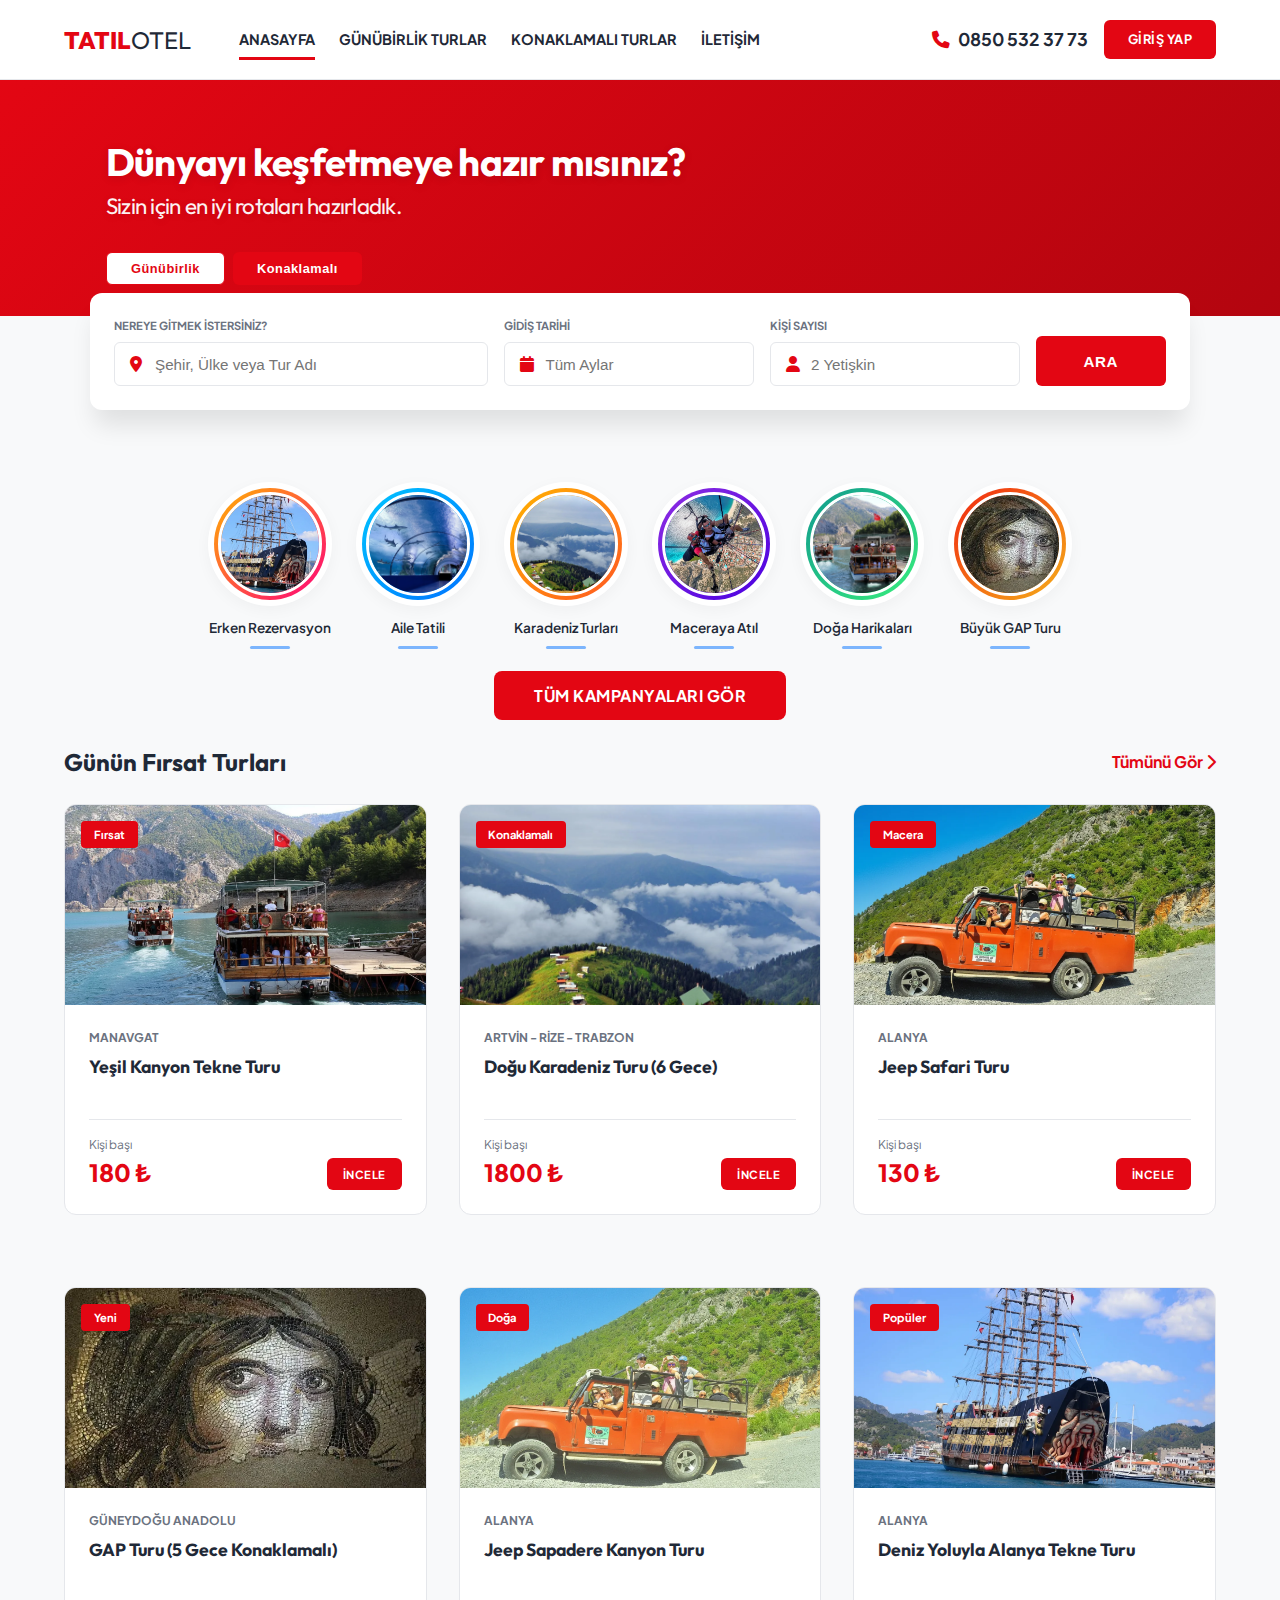
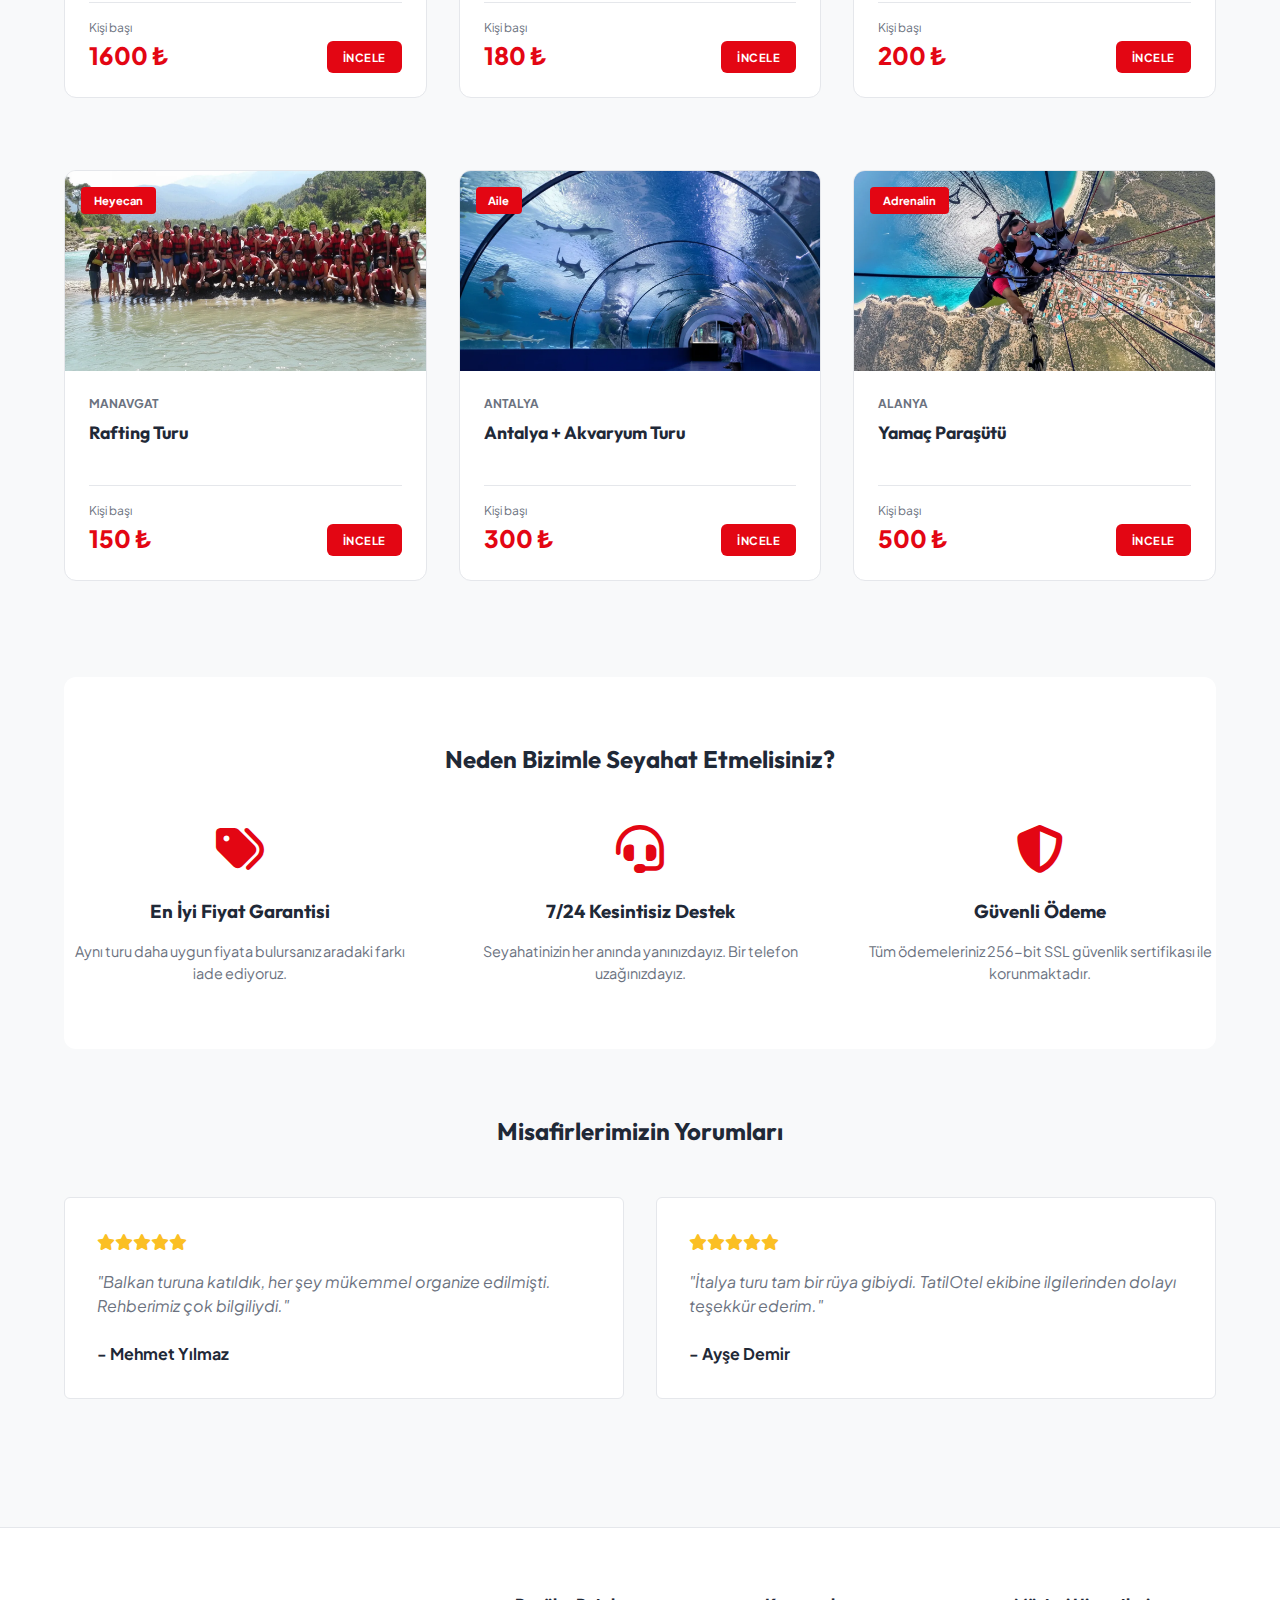
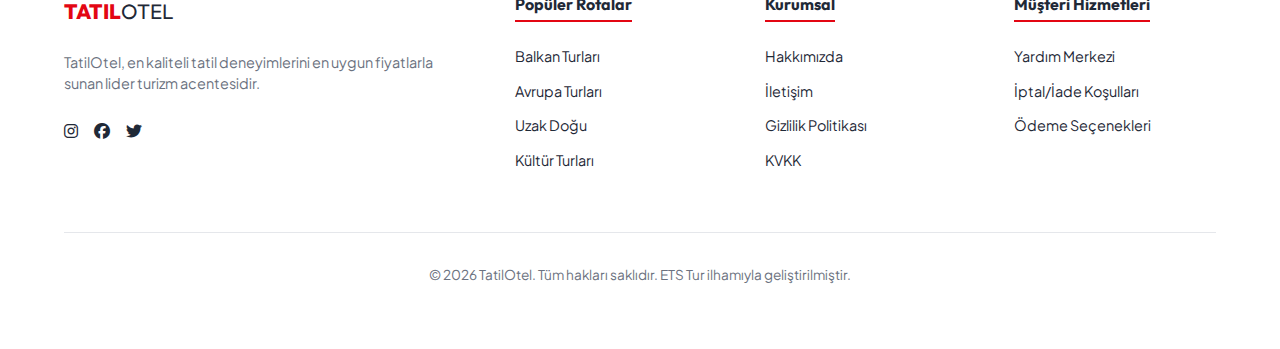
<file: index.html>
<!DOCTYPE html>
<html lang="tr">

<head>
    <meta charset="UTF-8">
    <meta name="viewport" content="width=device-width, initial-scale=1.0">
    <meta name="description" content="TatilOtel - En uygun tatil fırsatları ve turlar. Güvenle planlayın.">
    <title>TatilOtel | Tatilin Tek Adresi</title>

    <!-- Google Fonts -->
    <link rel="preconnect" href="https://fonts.googleapis.com">
    <link rel="preconnect" href="https://fonts.gstatic.com" crossorigin>

    <!-- Font Awesome -->
    <link rel="stylesheet" href="https://cdnjs.cloudflare.com/ajax/libs/font-awesome/6.4.0/css/all.min.css">



    <!-- Modern Styles -->
    <link rel="stylesheet" href="modern-core.css">
    <link rel="stylesheet" href="modern-components.css">
</head>

<body>

    <!-- Header -->
    <header class="header-main">
        <div class="container" style="display: flex; align-items: center; width: 100%;">
            <a href="index.html" class="logo-wrap" style="text-decoration: none; color: inherit;">
                <span style="font-size: 1.5rem; font-weight: 800; color: var(--clr-primary);">TATIL</span><span
                    style="font-size: 1.5rem; font-weight: 400;">OTEL</span>
            </a>

            <nav class="nav-desktop">
                <a href="index.html" class="nav-link active">Anasayfa</a>
                <a href="tours.html?type=daily" class="nav-link">Günübirlik Turlar</a>
                <a href="tours.html?type=accommodation" class="nav-link">Konaklamalı Turlar</a>
                <a href="contact.html" class="nav-link">İletişim</a>
            </nav>

            <div class="header-right">
                <a href="tel:08505323773" class="phone-link">
                    <i class="fa-solid fa-phone"></i> 0850 532 37 73
                </a>
                <a href="login.html" class="btn-red" style="padding: 0.6rem 1.5rem; font-size: 0.8rem;">Giriş Yap</a>
                <button class="mobile-nav-toggle" id="menuOpen"><i class="fa-solid fa-bars"></i></button>
            </div>
        </div>
    </header>

    <!-- Side Menu -->
    <div class="side-menu-overlay" id="menuOverlay"></div>
    <div class="side-menu" id="sideMenu">
        <div style="display: flex; justify-content: space-between; align-items: center; margin-bottom: 1rem;">
            <a href="index.html" class="logo-wrap" style="text-decoration: none; color: inherit;">
                <span style="font-size: 1.2rem; font-weight: 800; color: var(--clr-primary);">TATIL</span><span
                    style="font-size: 1.2rem; font-weight: 400;">OTEL</span>
            </a>
            <button id="menuClose" style="background: none; border: none; font-size: 1.5rem;"><i
                    class="fa-solid fa-xmark"></i></button>
        </div>
        <a href="index.html" class="side-nav-link active">Anasayfa</a>
        <a href="tours.html?type=daily" class="side-nav-link">Günübirlik Turlar</a>
        <a href="tours.html?type=accommodation" class="side-nav-link">Konaklamalı Turlar</a>
        <a href="contact.html" class="side-nav-link">İletişim</a>
        <a href="tel:08505323773" class="side-nav-link" style="margin-top: auto; border: none;"><i
                class="fa-solid fa-phone"></i> 0850 532 37 73</a>
    </div>

    <!-- Hero Section -->
    <section class="hero-clean">
        <div class="container" style="padding-top: 2rem; position: relative;">
            <div
                style="max-width: 1100px; margin: 0 auto; text-align: left; padding: 0 1rem; position: relative; z-index: 10;">
                <h1 style="position: absolute; width:1px; height:1px; overflow:hidden; clip:rect(0,0,0,0);">Hayalindeki
                    Tatili Hemen Planla!</h1>
                <h2
                    style="margin: 0 0 1.5rem 0; font-family: 'Outfit', sans-serif; font-size: clamp(1.8rem, 4vw, 2.4rem); font-weight: 700; color: white; letter-spacing: -0.02em; line-height: 1.2; text-shadow: 0 2px 10px rgba(0,0,0,0.1);">
                    Dünyayı keşfetmeye hazır mısınız?<br>
                    <span
                        style="font-weight: 400; font-size: clamp(1.1rem, 2vw, 1.4rem); opacity: 0.95; display: block; margin-top: 0.5rem;">Sizin
                        için en iyi rotaları hazırladık.</span>
                </h2>
            </div>
        </div>
    </section>

    <!-- Search Widget -->
    <div class="search-widget-wrap">
        <div style="display: flex; gap: 0.5rem; margin-bottom: 0.5rem; padding-left: 1rem;">
            <button class="btn-red" onclick="window.location.href='tours.html?type=daily'"
                style="padding: 0.5rem 1.5rem; height: auto; text-transform: none; font-size: 0.8rem; background: white; color: var(--clr-primary); border: 1px solid var(--clr-primary);">Günübirlik</button>
            <button class="btn-red" onclick="window.location.href='tours.html?type=accommodation'"
                style="padding: 0.5rem 1.5rem; height: auto; text-transform: none; font-size: 0.8rem;">Konaklamalı</button>
        </div>
        <div class="search-box-modern">
            <div class="search-field">
                <label>Nereye Gitmek İstersiniz?</label>
                <div class="input-group">
                    <i class="fa-solid fa-location-dot"></i>
                    <input type="text" id="mainSearchInput" placeholder="Şehir, Ülke veya Tur Adı">
                </div>
            </div>
            <div class="search-field">
                <label>Gidiş Tarihi</label>
                <div class="input-group">
                    <i class="fa-solid fa-calendar"></i>
                    <input type="text" placeholder="Tüm Aylar">
                </div>
            </div>
            <div class="search-field">
                <label>Kişi Sayısı</label>
                <div class="input-group">
                    <i class="fa-solid fa-user"></i>
                    <input type="text" placeholder="2 Yetişkin">
                </div>
            </div>
            <button class="btn-red" onclick="triggerSearch()" style="height: 50px; padding: 0 3rem;">ARA</button>
        </div>
    </div>

    <!-- Main Content -->
    <main class="container" style="padding-top: 1rem;">

        <!-- Kampanyalar Section -->
        <section class="campaigns-section" style="margin-bottom: 1rem;">
            <div class="campaigns-scroll">

                <!-- Campaign 1 -->
                <div class="campaign-wrapper">
                    <div class="campaign-item">
                        <div class="campaign-img-wrap">
                            <img src="assets/images/tours/alanya-tekne-turu/Alanya Tekne Turu 4_restored_3.webp"
                                alt="Erken Rezervasyon">
                        </div>
                        <div class="campaign-content">
                            <h4 class="campaign-title">Erken Rezervasyon Fırsatı!</h4>
                            <p class="campaign-desc">Yaz tatilinizi şimdiden planlayın, %50'ye varan dev indirimleri
                                yakalayın.</p>
                            <a href="tours.html" class="campaign-link">Turları İncele <i
                                    class="fa-solid fa-arrow-right"></i></a>
                        </div>
                    </div>
                    <div class="campaign-label">Erken Rezervasyon</div>
                </div>

                <!-- Campaign 2 -->
                <div class="campaign-wrapper">
                    <div class="campaign-item">
                        <div class="campaign-img-wrap" style="background: linear-gradient(135deg, #00C6FF, #0072FF);">
                            <img src="assets/images/tours/antalya-akvaryum/Antalya-Akvaryum-1.webp"
                                alt="Aile Boyu Eğlence">
                        </div>
                        <div class="campaign-content">
                            <h4 class="campaign-title">Aile Paketi Fırsatları</h4>
                            <p class="campaign-desc">Antalya Akvaryum ve çocuk dostu turlarda kaçırılmayacak fiyatlar.
                            </p>
                            <a href="tours.html?type=daily" class="campaign-link">Devamını Gör <i
                                    class="fa-solid fa-arrow-right"></i></a>
                        </div>
                    </div>
                    <div class="campaign-label">Aile Tatili</div>
                </div>

                <!-- Campaign 3 -->
                <div class="campaign-wrapper">
                    <div class="campaign-item">
                        <div class="campaign-img-wrap" style="background: linear-gradient(135deg, #FFB300, #FF5722);">
                            <img src="assets/images/tours/dogu-karadeniz-turu/dogu karadeniz.webp"
                                alt="Karadeniz Rüyası">
                        </div>
                        <div class="campaign-content">
                            <h4 class="campaign-title">Karadeniz Rüyası</h4>
                            <p class="campaign-desc">Yaylaların eşsiz doğasında huzur dolu 6 gece konaklamalı turlar.
                            </p>
                            <a href="tours.html?type=accommodation" class="campaign-link">Keşfet <i
                                    class="fa-solid fa-arrow-right"></i></a>
                        </div>
                    </div>
                    <div class="campaign-label">Karadeniz Turları</div>
                </div>

                <!-- Campaign 4 -->
                <div class="campaign-wrapper">
                    <div class="campaign-item">
                        <div class="campaign-img-wrap" style="background: linear-gradient(135deg, #8E2DE2, #4A00E0);">
                            <img src="assets/images/tours/yamac-parasutu/Alanya Yamac Parasutu 1_restored_2.webp"
                                alt="Adrenalin Dolu Anlar">
                        </div>
                        <div class="campaign-content">
                            <h4 class="campaign-title">Adrenalin Tutkunlarına</h4>
                            <p class="campaign-desc">Yamaç paraşütü, rafting ve safari ile tatilinize unutulmaz anlar
                                katın.</p>
                            <a href="tours.html" class="campaign-link">Aktiviteleri Gör <i
                                    class="fa-solid fa-arrow-right"></i></a>
                        </div>
                    </div>
                    <div class="campaign-label">Maceraya Atıl</div>
                </div>

                <!-- Campaign 5 -->
                <div class="campaign-wrapper">
                    <div class="campaign-item">
                        <div class="campaign-img-wrap" style="background: linear-gradient(135deg, #11998e, #38ef7d);">
                            <img src="assets/images/tours/green-kanyon/Green Kanyon Manavgat 4_restored_4.webp"
                                alt="Doğa İle İç İçe">
                        </div>
                        <div class="campaign-content">
                            <h4 class="campaign-title">Doğayla İç İçe</h4>
                            <p class="campaign-desc">Yeşil vadi ve kanyon turlarında doğanın gizli kalmış cennetlerini
                                bulun.</p>
                            <a href="tours.html?type=daily" class="campaign-link">Keşfe Başla <i
                                    class="fa-solid fa-arrow-right"></i></a>
                        </div>
                    </div>
                    <div class="campaign-label">Doğa Harikaları</div>
                </div>

                <!-- Campaign 6 -->
                <div class="campaign-wrapper">
                    <div class="campaign-item">
                        <div class="campaign-img-wrap" style="background: linear-gradient(135deg, #f12711, #f5af19);">
                            <img src="assets/images/tours/gap-turu/gap-1.webp" alt="GAP Turu Fırsatı">
                        </div>
                        <div class="campaign-content">
                            <h4 class="campaign-title">GAP Turu Fırsatı</h4>
                            <p class="campaign-desc">Mezopotamya'nın kalbine yapılacak büyülü bir kültür yolculuğu.</p>
                            <a href="tours.html?type=accommodation" class="campaign-link">Tarihi Yaşa <i
                                    class="fa-solid fa-arrow-right"></i></a>
                        </div>
                    </div>
                    <div class="campaign-label">Büyük GAP Turu</div>
                </div>

            </div>

            <div style="text-align: center; margin-top: 1rem; padding-bottom: 0.5rem;">
                <a href="tours.html" class="btn-red"
                    style="padding: 0.8rem 2.5rem; border-radius: 8px; font-weight: 700; font-size: 1rem;">Tüm
                    Kampanyaları Gör</a>
            </div>
        </section>

        <div style="display: flex; justify-content: space-between; align-items: center; margin-bottom: 1rem;">
            <h2 class="font-heading">Günün Fırsat Turları</h2>
            <a href="tours.html" style="color: var(--clr-primary); font-weight: 700;">Tümünü Gör <i
                    class="fa-solid fa-chevron-right"></i></a>
        </div>

        <div class="card-grid">
            <!-- Tour Card 1: Yeşil Kanyon -->
            <div class="tour-card">
                <div class="card-img-wrap">
                    <img src="assets/images/tours/green-kanyon/Green Kanyon Manavgat 4_restored_4.webp"
                        alt="Yeşil Kanyon" style="width: 100%; height: 100%; object-fit: cover;">
                    <span class="card-badge-top">Fırsat</span>
                </div>
                <div class="card-body">
                    <span class="card-location">Manavgat</span>
                    <h3 class="card-title">Yeşil Kanyon Tekne Turu</h3>
                    <div class="card-price-wrap">
                        <div class="price-box">
                            <span class="price-sub">Kişi başı</span>
                            <span class="price-main">180 ₺</span>
                        </div>
                        <a href="tour-detail.html?id=green-kanyon" class="btn-red"
                            style="padding: 0.5rem 1rem; font-size: 0.7rem;">İNCELE</a>
                    </div>
                </div>
            </div>

            <!-- Tour Card 2: Doğu Karadeniz -->
            <div class="tour-card">
                <div class="card-img-wrap">
                    <img src="assets/images/tours/dogu-karadeniz-turu/dogu karadeniz.webp" alt="Doğu Karadeniz"
                        style="width: 100%; height: 100%; object-fit: cover;">
                    <span class="card-badge-top">Konaklamalı</span>
                </div>
                <div class="card-body">
                    <span class="card-location">Artvin - Rize - Trabzon</span>
                    <h3 class="card-title">Doğu Karadeniz Turu (6 Gece)</h3>
                    <div class="card-price-wrap">
                        <div class="price-box">
                            <span class="price-sub">Kişi başı</span>
                            <span class="price-main">1800 ₺</span>
                        </div>
                        <a href="tour-detail.html?id=dogu-karadeniz-turu" class="btn-red"
                            style="padding: 0.5rem 1rem; font-size: 0.7rem;">İNCELE</a>
                    </div>
                </div>
            </div>

            <!-- Tour Card 3: Jeep Safari -->
            <div class="tour-card">
                <div class="card-img-wrap">
                    <img src="assets/images/tours/jeep-safari/Alanya Jeep Safari 3_restored_3.webp" alt="Jeep Safari"
                        style="width: 100%; height: 100%; object-fit: cover;">
                    <span class="card-badge-top">Macera</span>
                </div>
                <div class="card-body">
                    <span class="card-location">Alanya</span>
                    <h3 class="card-title">Jeep Safari Turu</h3>
                    <div class="card-price-wrap">
                        <div class="price-box">
                            <span class="price-sub">Kişi başı</span>
                            <span class="price-main">130 ₺</span>
                        </div>
                        <a href="tour-detail.html?id=jeep-safari" class="btn-red"
                            style="padding: 0.5rem 1rem; font-size: 0.7rem;">İNCELE</a>
                    </div>
                </div>
            </div>

            <!-- Tour Card 4: GAP Turu -->
            <div class="tour-card">
                <div class="card-img-wrap">
                    <img src="assets/images/tours/gap-turu/gap-1.webp" alt="GAP Turu"
                        style="width: 100%; height: 100%; object-fit: cover;">
                    <span class="card-badge-top">Yeni</span>
                </div>
                <div class="card-body">
                    <span class="card-location">Güneydoğu Anadolu</span>
                    <h3 class="card-title">GAP Turu (5 Gece Konaklamalı)</h3>
                    <div class="card-price-wrap">
                        <div class="price-box">
                            <span class="price-sub">Kişi başı</span>
                            <span class="price-main">1600 ₺</span>
                        </div>
                        <a href="tour-detail.html?id=gap-turu" class="btn-red"
                            style="padding: 0.5rem 1rem; font-size: 0.7rem;">İNCELE</a>
                    </div>
                </div>
            </div>

            <!-- Tour Card 5: Sapadere Kanyonu -->
            <div class="tour-card">
                <div class="card-img-wrap">
                    <img src="assets/images/tours/sapadere-kanyonu/Alanya Sapadere Jeep Safari 1_restored_2.webp"
                        alt="Sapadere" style="width: 100%; height: 100%; object-fit: cover;">
                    <span class="card-badge-top">Doğa</span>
                </div>
                <div class="card-body">
                    <span class="card-location">Alanya</span>
                    <h3 class="card-title">Jeep Sapadere Kanyon Turu</h3>
                    <div class="card-price-wrap">
                        <div class="price-box">
                            <span class="price-sub">Kişi başı</span>
                            <span class="price-main">180 ₺</span>
                        </div>
                        <a href="tour-detail.html?id=sapadere-kanyonu" class="btn-red"
                            style="padding: 0.5rem 1rem; font-size: 0.7rem;">İNCELE</a>
                    </div>
                </div>
            </div>

            <!-- Tour Card 6: Deniz Yoluyla Alanya -->
            <div class="tour-card">
                <div class="card-img-wrap">
                    <img src="assets/images/tours/alanya-tekne-turu/Alanya Tekne Turu 4_restored_3.webp"
                        alt="Alanya Tekne" style="width: 100%; height: 100%; object-fit: cover;">
                    <span class="card-badge-top">Popüler</span>
                </div>
                <div class="card-body">
                    <span class="card-location">Alanya</span>
                    <h3 class="card-title">Deniz Yoluyla Alanya Tekne Turu</h3>
                    <div class="card-price-wrap">
                        <div class="price-box">
                            <span class="price-sub">Kişi başı</span>
                            <span class="price-main">200 ₺</span>
                        </div>
                        <a href="tour-detail.html?id=deniz-yoluyla-alanya" class="btn-red"
                            style="padding: 0.5rem 1rem; font-size: 0.7rem;">İNCELE</a>
                    </div>
                </div>
            </div>

            <!-- Tour Card 7: Rafting Turu -->
            <div class="tour-card">
                <div class="card-img-wrap">
                    <img src="assets/images/tours/rafting-turu/Rafting-1_restored_2.webp" alt="Rafting Turu"
                        style="width: 100%; height: 100%; object-fit: cover;">
                    <span class="card-badge-top">Heyecan</span>
                </div>
                <div class="card-body">
                    <span class="card-location">Manavgat</span>
                    <h3 class="card-title">Rafting Turu</h3>
                    <div class="card-price-wrap">
                        <div class="price-box">
                            <span class="price-sub">Kişi başı</span>
                            <span class="price-main">150 ₺</span>
                        </div>
                        <a href="tour-detail.html?id=rafting-turu" class="btn-red"
                            style="padding: 0.5rem 1rem; font-size: 0.7rem;">İNCELE</a>
                    </div>
                </div>
            </div>

            <!-- Tour Card 8: Antalya Akvaryum -->
            <div class="tour-card">
                <div class="card-img-wrap">
                    <img src="assets/images/tours/antalya-akvaryum/Antalya-Akvaryum-1.webp" alt="Antalya Akvaryum"
                        style="width: 100%; height: 100%; object-fit: cover;">
                    <span class="card-badge-top">Aile</span>
                </div>
                <div class="card-body">
                    <span class="card-location">Antalya</span>
                    <h3 class="card-title">Antalya + Akvaryum Turu</h3>
                    <div class="card-price-wrap">
                        <div class="price-box">
                            <span class="price-sub">Kişi başı</span>
                            <span class="price-main">300 ₺</span>
                        </div>
                        <a href="tour-detail.html?id=antalya-akvaryum" class="btn-red"
                            style="padding: 0.5rem 1rem; font-size: 0.7rem;">İNCELE</a>
                    </div>
                </div>
            </div>

            <!-- Tour Card 9: Yamaç Paraşütü -->
            <div class="tour-card">
                <div class="card-img-wrap">
                    <img src="assets/images/tours/yamac-parasutu/Alanya Yamac Parasutu 1_restored_2.webp"
                        alt="Yamaç Paraşütü" style="width: 100%; height: 100%; object-fit: cover;">
                    <span class="card-badge-top">Adrenalin</span>
                </div>
                <div class="card-body">
                    <span class="card-location">Alanya</span>
                    <h3 class="card-title">Yamaç Paraşütü</h3>
                    <div class="card-price-wrap">
                        <div class="price-box">
                            <span class="price-sub">Kişi başı</span>
                            <span class="price-main">500 ₺</span>
                        </div>
                        <a href="tour-detail.html?id=yamac-parasutu" class="btn-red"
                            style="padding: 0.5rem 1rem; font-size: 0.7rem;">İNCELE</a>
                    </div>
                </div>
            </div>
        </div>

        <!-- Trust Section -->
        <section
            style="padding: 4rem 0; background: white; margin-top: 4rem; border-radius: var(--radius-md); text-align: center;">
            <h2 class="font-heading" style="margin-bottom: 3rem;">Neden Bizimle Seyahat Etmelisiniz?</h2>
            <div style="display: grid; grid-template-columns: repeat(auto-fit, minmax(250px, 1fr)); gap: 3rem;">
                <div class="trust-item">
                    <i class="fa-solid fa-tags"
                        style="font-size: 3rem; color: var(--clr-primary); margin-bottom: 1.5rem;"></i>
                    <h3 style="margin-bottom: 1rem;">En İyi Fiyat Garantisi</h3>
                    <p style="font-size: 0.9rem; color: var(--clr-text-muted);">Aynı turu daha uygun fiyata
                        bulursanız
                        aradaki farkı iade ediyoruz.</p>
                </div>
                <div class="trust-item">
                    <i class="fa-solid fa-headset"
                        style="font-size: 3rem; color: var(--clr-primary); margin-bottom: 1.5rem;"></i>
                    <h3 style="margin-bottom: 1rem;">7/24 Kesintisiz Destek</h3>
                    <p style="font-size: 0.9rem; color: var(--clr-text-muted);">Seyahatinizin her anında
                        yanınızdayız.
                        Bir telefon uzağınızdayız.</p>
                </div>
                <div class="trust-item">
                    <i class="fa-solid fa-shield-halved"
                        style="font-size: 3rem; color: var(--clr-primary); margin-bottom: 1.5rem;"></i>
                    <h3 style="margin-bottom: 1rem;">Güvenli Ödeme</h3>
                    <p style="font-size: 0.9rem; color: var(--clr-text-muted);">Tüm ödemeleriniz 256-bit SSL
                        güvenlik
                        sertifikası ile korunmaktadır.</p>
                </div>
            </div>
        </section>

        <!-- Testimonials -->
        <section style="padding: 4rem 0;">
            <h2 class="font-heading" style="text-align: center; margin-bottom: 3rem;">Misafirlerimizin
                Yorumları
            </h2>
            <div style="display: grid; grid-template-columns: repeat(auto-fit, minmax(300px, 1fr)); gap: 2rem;">
                <div
                    style="background: white; padding: 2rem; border-radius: var(--radius-sm); border: 1px solid var(--clr-border);">
                    <div style="color: #FBBF24; margin-bottom: 1rem;">
                        <i class="fa-solid fa-star"></i><i class="fa-solid fa-star"></i><i
                            class="fa-solid fa-star"></i><i class="fa-solid fa-star"></i><i
                            class="fa-solid fa-star"></i>
                    </div>
                    <p style="font-style: italic; color: var(--clr-text-muted); margin-bottom: 1.5rem;">
                        "Balkan
                        turuna
                        katıldık, her şey mükemmel organize edilmişti. Rehberimiz çok bilgiliydi."</p>
                    <div style="font-weight: 700;">- Mehmet Yılmaz</div>
                </div>
                <div
                    style="background: white; padding: 2rem; border-radius: var(--radius-sm); border: 1px solid var(--clr-border);">
                    <div style="color: #FBBF24; margin-bottom: 1rem;">
                        <i class="fa-solid fa-star"></i><i class="fa-solid fa-star"></i><i
                            class="fa-solid fa-star"></i><i class="fa-solid fa-star"></i><i
                            class="fa-solid fa-star"></i>
                    </div>
                    <p style="font-style: italic; color: var(--clr-text-muted); margin-bottom: 1.5rem;">
                        "İtalya turu
                        tam
                        bir rüya gibiydi. TatilOtel ekibine ilgilerinden dolayı teşekkür ederim."</p>
                    <div style="font-weight: 700;">- Ayşe Demir</div>
                </div>
            </div>
        </section>
    </main>

    <!-- Footer -->
    <footer class="footer-simple">
        <div class="container">
            <div class="footer-grid">
                <div class="footer-col" style="grid-column: span 1;">
                    <a href="index.html" class="logo-wrap" style="text-decoration: none; color: inherit;">
                        <span style="font-size: 1.3rem; font-weight: 800; color: var(--clr-primary);">TATIL</span><span
                            style="font-size: 1.3rem; font-weight: 400;">OTEL</span>
                    </a>
                    <p style="margin-top: 1.5rem; color: var(--clr-text-muted); font-size: 0.9rem;">
                        TatilOtel, en kaliteli tatil deneyimlerini en uygun fiyatlarla sunan lider turizm acentesidir.
                    </p>
                    <div style="display: flex; gap: 1rem; margin-top: 1.5rem;">
                        <a href="#"><i class="fa-brands fa-instagram"></i></a>
                        <a href="#"><i class="fa-brands fa-facebook"></i></a>
                        <a href="#"><i class="fa-brands fa-twitter"></i></a>
                    </div>
                </div>
                <div class="footer-col">
                    <h4>Popüler Rotalar</h4>
                    <ul>
                        <li><a href="#">Balkan Turları</a></li>
                        <li><a href="#">Avrupa Turları</a></li>
                        <li><a href="#">Uzak Doğu</a></li>
                        <li><a href="#">Kültür Turları</a></li>
                    </ul>
                </div>
                <div class="footer-col">
                    <h4>Kurumsal</h4>
                    <ul>
                        <li><a href="about.html">Hakkımızda</a></li>
                        <li><a href="contact.html">İletişim</a></li>
                        <li><a href="#">Gizlilik Politikası</a></li>
                        <li><a href="#">KVKK</a></li>
                    </ul>
                </div>
                <div class="footer-col">
                    <h4>Müşteri Hizmetleri</h4>
                    <ul>
                        <li><a href="#">Yardım Merkezi</a></li>
                        <li><a href="#">İptal/İade Koşulları</a></li>
                        <li><a href="#">Ödeme Seçenekleri</a></li>
                    </ul>
                </div>
            </div>
            <div class="footer-bottom-simple">
                <p>&copy; 2026 TatilOtel. Tüm hakları saklıdır. ETS Tur ilhamıyla geliştirilmiştir.</p>
            </div>
        </div>
    </footer>

    <!-- Scripts -->
    <script src="reference_tours_utf8.js"></script>
    <script>
        const menuOpen = document.getElementById('menuOpen');
        const menuClose = document.getElementById('menuClose');
        const sideMenu = document.getElementById('sideMenu');
        const menuOverlay = document.getElementById('menuOverlay');

        function toggleMenu(show) {
            sideMenu.classList.toggle('active', show);
            menuOverlay.classList.toggle('active', show);
            document.body.style.overflow = show ? 'hidden' : '';
        }

        menuOpen.addEventListener('click', () => toggleMenu(true));
        menuClose.addEventListener('click', () => toggleMenu(false));
        menuOverlay.addEventListener('click', () => toggleMenu(false));

        function triggerSearch() {
            const inputVal = document.getElementById('mainSearchInput').value.trim();
            if (inputVal) {
                window.location.href = 'tours.html?q=' + encodeURIComponent(inputVal);
            } else {
                window.location.href = 'tours.html';
            }
        }

        // Search Tabs Logic
        const tabs = document.querySelectorAll('.search-widget-wrap .btn-red');
        tabs.forEach(tab => {
            tab.addEventListener('click', function () {
                tabs.forEach(t => {
                    t.style.background = 'white';
                    t.style.color = 'var(--clr-primary)';
                    t.style.border = '1px solid var(--clr-primary)';
                });
                this.style.background = 'var(--clr-primary)';
                this.style.color = 'white';
                this.style.border = 'none';
            });
        });
    </script>
</body>

</html>
</file>
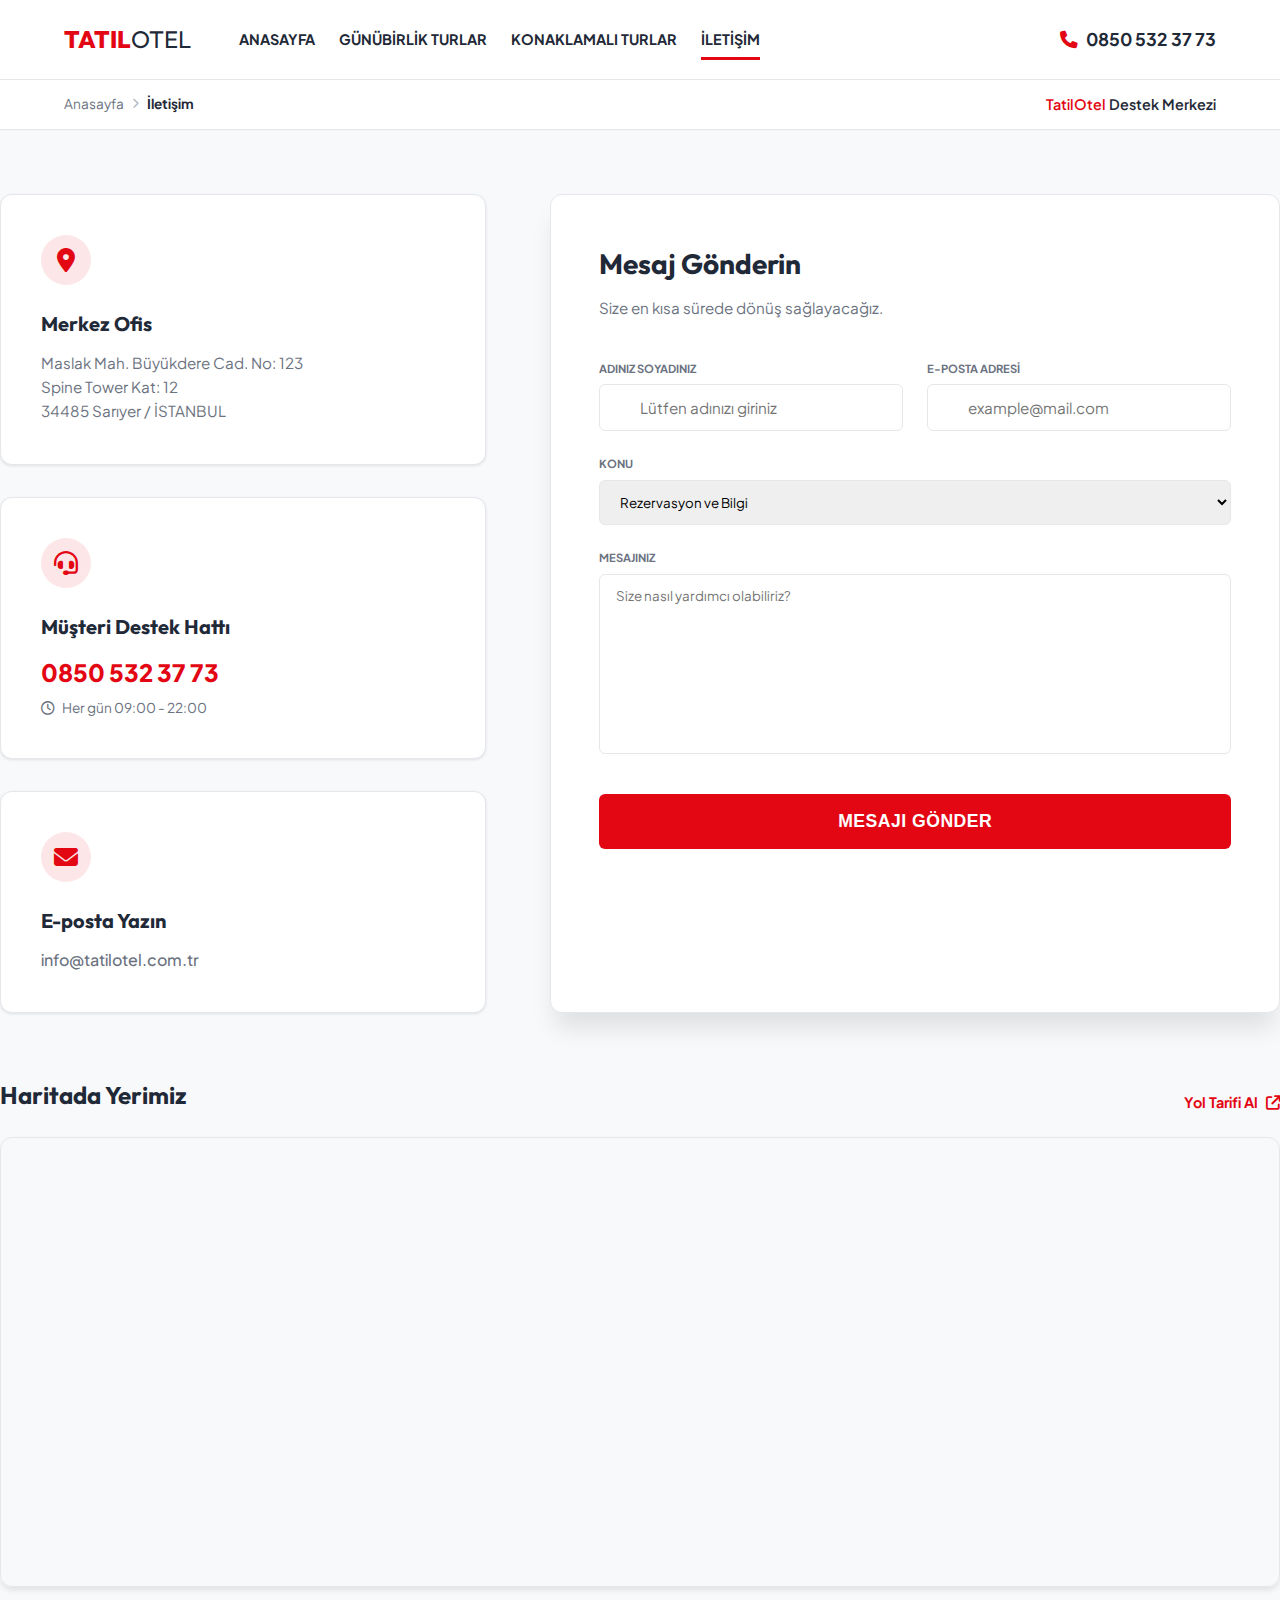
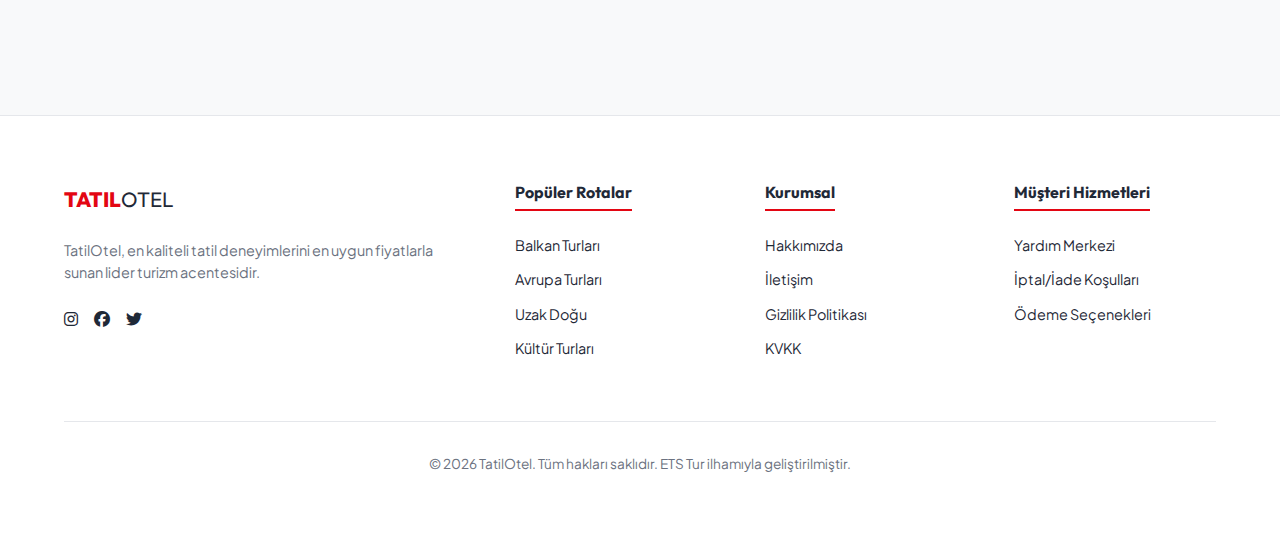
<file: contact.html>
<!DOCTYPE html>
<html lang="tr">

<head>
    <meta charset="UTF-8">
    <meta name="viewport" content="width=device-width, initial-scale=1.0">
    <title>İletişim | TatilOtel</title>

    <!-- Google Fonts -->
    <link rel="preconnect" href="https://fonts.googleapis.com">
    <link rel="preconnect" href="https://fonts.gstatic.com" crossorigin>

    <!-- Font Awesome -->
    <link rel="stylesheet" href="https://cdnjs.cloudflare.com/ajax/libs/font-awesome/6.4.0/css/all.min.css">

    <!-- Modern Styles -->
    <link rel="stylesheet" href="modern-core.css">
    <link rel="stylesheet" href="modern-components.css">
    <link rel="stylesheet" href="mobile-fixes.css">
</head>

<body>

    <!-- Side Menu -->
    <div class="side-menu-overlay" id="menuOverlay"></div>
    <div class="side-menu" id="sideMenu">
        <div style="display: flex; justify-content: space-between; align-items: center; margin-bottom: 2rem;">
            <a href="index.html" class="logo-wrap" style="text-decoration: none; color: inherit;">
                <span style="font-size: 1.2rem; font-weight: 800; color: var(--clr-primary);">TATIL</span><span
                    style="font-size: 1.2rem; font-weight: 400;">OTEL</span>
            </a>
            <button id="menuClose" style="background: none; border: none; font-size: 1.5rem;"><i
                    class="fa-solid fa-xmark"></i></button>
        </div>
        <a href="index.html" class="side-nav-link">Anasayfa</a>
        <a href="tours.html?type=daily" class="side-nav-link">Günübirlik Turlar</a>
        <a href="tours.html?type=accommodation" class="side-nav-link">Konaklamalı Turlar</a>
        <a href="contact.html" class="side-nav-link active">İletişim</a>
    </div>

    <!-- Header -->
    <header class="header-main">
        <div class="container">
            <a href="index.html" class="logo-wrap" style="text-decoration: none; color: inherit;">
                <span style="font-size: 1.5rem; font-weight: 800; color: var(--clr-primary);">TATIL</span><span
                    style="font-size: 1.5rem; font-weight: 400;">OTEL</span>
            </a>
            <nav class="nav-desktop">
                <a href="index.html" class="nav-link">Anasayfa</a>
                <a href="tours.html?type=daily" class="nav-link">Günübirlik Turlar</a>
                <a href="tours.html?type=accommodation" class="nav-link">Konaklamalı Turlar</a>
                <a href="contact.html" class="nav-link active">İletişim</a>
            </nav>
            <div class="header-right">
                <a href="tel:08505323773" class="phone-link"><i class="fa-solid fa-phone"></i> 0850 532 37 73</a>
                <button class="mobile-nav-toggle" id="menuOpen"><i class="fa-solid fa-bars"></i></button>
            </div>
        </div>
    </header>
    <div class="page-header-slim">
        <div class="container">
            <div class="header-flex-row">
                <nav class="breadcrumb-nav">
                    <a href="index.html">Anasayfa</a> <i class="fa-solid fa-chevron-right"></i>
                    <span style="color: var(--clr-text); font-weight: 700;">İletişim</span>
                </nav>
                <div class="results-stat">
                    <span>TatilOtel</span> Destek Merkezi
                </div>
            </div>
        </div>
    </div>

    <main>
        <div class="container" style="padding: 4rem 0;">
            <div class="contact-grid">
                <!-- Contact Info Panels -->
                <div style="display: flex; flex-direction: column; gap: 2rem;">
                    <div
                        style="background: white; padding: 2.5rem; border-radius: var(--radius-md); border: 1px solid var(--clr-border); transition: var(--transition); box-shadow: var(--shadow-sm);">
                        <div
                            style="width: 50px; height: 50px; background: rgba(227, 6, 19, 0.1); border-radius: 50%; display: flex; align-items: center; justify-content: center; margin-bottom: 1.5rem; color: var(--clr-primary);">
                            <i class="fa-solid fa-location-dot" style="font-size: 1.5rem;"></i>
                        </div>
                        <h3 class="font-heading" style="margin-bottom: 0.75rem; font-size: 1.25rem;">Merkez Ofis</h3>
                        <p style="color: var(--clr-text-muted); font-size: 0.95rem; line-height: 1.6;">
                            Maslak Mah. Büyükdere Cad. No: 123<br>
                            Spine Tower Kat: 12<br>
                            34485 Sarıyer / İSTANBUL
                        </p>
                    </div>

                    <div
                        style="background: white; padding: 2.5rem; border-radius: var(--radius-md); border: 1px solid var(--clr-border); transition: var(--transition); box-shadow: var(--shadow-sm);">
                        <div
                            style="width: 50px; height: 50px; background: rgba(227, 6, 19, 0.1); border-radius: 50%; display: flex; align-items: center; justify-content: center; margin-bottom: 1.5rem; color: var(--clr-primary);">
                            <i class="fa-solid fa-headset" style="font-size: 1.5rem;"></i>
                        </div>
                        <h3 class="font-heading" style="margin-bottom: 0.75rem; font-size: 1.25rem;">Müşteri Destek
                            Hattı</h3>
                        <p
                            style="color: var(--clr-primary); font-size: 1.5rem; font-weight: 800; margin-bottom: 0.5rem;">
                            0850 532 37 73
                        </p>
                        <p style="font-size: 0.85rem; color: var(--clr-text-muted);">
                            <i class="fa-regular fa-clock" style="margin-right: 5px;"></i> Her gün 09:00 - 22:00
                        </p>
                    </div>

                    <div
                        style="background: white; padding: 2.5rem; border-radius: var(--radius-md); border: 1px solid var(--clr-border); transition: var(--transition); box-shadow: var(--shadow-sm);">
                        <div
                            style="width: 50px; height: 50px; background: rgba(227, 6, 19, 0.1); border-radius: 50%; display: flex; align-items: center; justify-content: center; margin-bottom: 1.5rem; color: var(--clr-primary);">
                            <i class="fa-solid fa-envelope" style="font-size: 1.5rem;"></i>
                        </div>
                        <h3 class="font-heading" style="margin-bottom: 0.75rem; font-size: 1.25rem;">E-posta Yazın</h3>
                        <p style="color: var(--clr-text-muted); font-size: 1rem; font-weight: 500;">
                            info@tatilotel.com.tr
                        </p>
                    </div>
                </div>

                <!-- Contact Form Card -->
                <div
                    style="background: white; padding: 3rem; border: 1px solid var(--clr-border); border-radius: var(--radius-md); box-shadow: var(--shadow-lg);">
                    <div style="margin-bottom: 2.5rem;">
                        <h2 class="font-heading" style="font-size: 1.75rem; margin-bottom: 0.75rem;">Mesaj Gönderin</h2>
                        <p style="color: var(--clr-text-muted); font-size: 0.95rem;">Size en kısa sürede dönüş
                            sağlayacağız.</p>
                    </div>

                    <form>
                        <div class="form-grid" style="margin-bottom: 1.5rem;">
                            <div class="search-field">
                                <label>Adınız Soyadınız</label>
                                <input type="text" class="input-modern" placeholder="Lütfen adınızı giriniz">
                            </div>
                            <div class="search-field">
                                <label>E-posta Adresi</label>
                                <input type="email" class="input-modern" placeholder="example@mail.com">
                            </div>
                        </div>
                        <div class="search-field" style="margin-bottom: 1.5rem;">
                            <label>Konu</label>
                            <select class="input-modern">
                                <option>Rezervasyon ve Bilgi</option>
                                <option>Grup Turları Teklif</option>
                                <option>İptal ve İade Talebi</option>
                                <option>Öneri ve Şikayet</option>
                                <option>Diğer</option>
                            </select>
                        </div>
                        <div class="search-field" style="margin-bottom: 2.5rem;">
                            <label>Mesajınız</label>
                            <textarea class="input-modern" style="height: 180px; resize: none;"
                                placeholder="Size nasıl yardımcı olabiliriz?"></textarea>
                        </div>
                        <button class="btn-red"
                            style="width: 100%; height: 55px; border-radius: var(--radius-sm); font-size: 1.1rem;">MESAJI
                            GÖNDER</button>
                    </form>
                </div>
            </div>

            <!-- Map Section -->
            <div style="margin-top: 4rem;">
                <div
                    style="margin-bottom: 1.5rem; display: flex; justify-content: space-between; align-items: flex-end;">
                    <h3 class="font-heading" style="font-size: 1.5rem;">Haritada Yerimiz</h3>
                    <a href="https://maps.google.com" target="_blank"
                        style="color: var(--clr-primary); font-size: 0.9rem; font-weight: 700;">Yol Tarifi Al <i
                            class="fa-solid fa-arrow-up-right-from-square" style="margin-left: 5px;"></i></a>
                </div>
                <div class="map-wrap"
                    style="border-radius: var(--radius-md); overflow: hidden; height: 450px; box-shadow: var(--shadow-md); border: 1px solid var(--clr-border);">
                    <iframe
                        src="https://www.google.com/maps/embed?pb=!1m18!1m12!1m3!1d3005.111!2d29.021!3d41.111!2m3!1f0!2f0!3f0!3m2!1i1024!2i768!4f13.1!3m3!1m2!1s0x14caa7040068086b%3A0xe1cc2f9844490a!2zTWFzbGFrLCBTYXLEsXllci_EsHN0YW5idWw!5e0!3m2!1str!2str!4v1700000000000!5m2!1str!2str"
                        width="100%" height="100%" style="border:0;" allowfullscreen="" loading="lazy"></iframe>
                </div>
            </div>
        </div>
    </main>

    <!-- Footer -->
    <footer class="footer-simple" style="margin-top: 4rem;">
        <div class="container">
            <div class="footer-grid">
                <div class="footer-col" style="grid-column: span 1;">
                    <a href="index.html" class="logo-wrap" style="text-decoration: none; color: inherit;">
                        <span style="font-size: 1.3rem; font-weight: 800; color: var(--clr-primary);">TATIL</span><span
                            style="font-size: 1.3rem; font-weight: 400;">OTEL</span>
                    </a>
                    <p style="margin-top: 1.5rem; color: var(--clr-text-muted); font-size: 0.9rem;">
                        TatilOtel, en kaliteli tatil deneyimlerini en uygun fiyatlarla sunan lider turizm acentesidir.
                    </p>
                    <div style="display: flex; gap: 1rem; margin-top: 1.5rem;">
                        <a href="#"><i class="fa-brands fa-instagram"></i></a>
                        <a href="#"><i class="fa-brands fa-facebook"></i></a>
                        <a href="#"><i class="fa-brands fa-twitter"></i></a>
                    </div>
                </div>
                <div class="footer-col">
                    <h4>Popüler Rotalar</h4>
                    <ul>
                        <li><a href="#">Balkan Turları</a></li>
                        <li><a href="#">Avrupa Turları</a></li>
                        <li><a href="#">Uzak Doğu</a></li>
                        <li><a href="#">Kültür Turları</a></li>
                    </ul>
                </div>
                <div class="footer-col">
                    <h4>Kurumsal</h4>
                    <ul>
                        <li><a href="about.html">Hakkımızda</a></li>
                        <li><a href="contact.html">İletişim</a></li>
                        <li><a href="#">Gizlilik Politikası</a></li>
                        <li><a href="#">KVKK</a></li>
                    </ul>
                </div>
                <div class="footer-col">
                    <h4>Müşteri Hizmetleri</h4>
                    <ul>
                        <li><a href="#">Yardım Merkezi</a></li>
                        <li><a href="#">İptal/İade Koşulları</a></li>
                        <li><a href="#">Ödeme Seçenekleri</a></li>
                    </ul>
                </div>
            </div>
            <div class="footer-bottom-simple">
                <p>&copy; 2026 TatilOtel. Tüm hakları saklıdır. ETS Tur ilhamıyla geliştirilmiştir.</p>
            </div>
        </div>
    </footer>

    <script>
        const menuOpen = document.getElementById('menuOpen');
        const menuClose = document.getElementById('menuClose');
        const sideMenu = document.getElementById('sideMenu');
        const menuOverlay = document.getElementById('menuOverlay');

        function toggleMenu(show) {
            sideMenu.classList.toggle('active', show);
            menuOverlay.classList.toggle('active', show);
            document.body.style.overflow = show ? 'hidden' : '';
        }

        if (menuOpen) menuOpen.addEventListener('click', () => toggleMenu(true));
        if (menuClose) menuClose.addEventListener('click', () => toggleMenu(false));
        if (menuOverlay) menuOverlay.addEventListener('click', () => toggleMenu(false));
    </script>
</body>

</html>
</file>
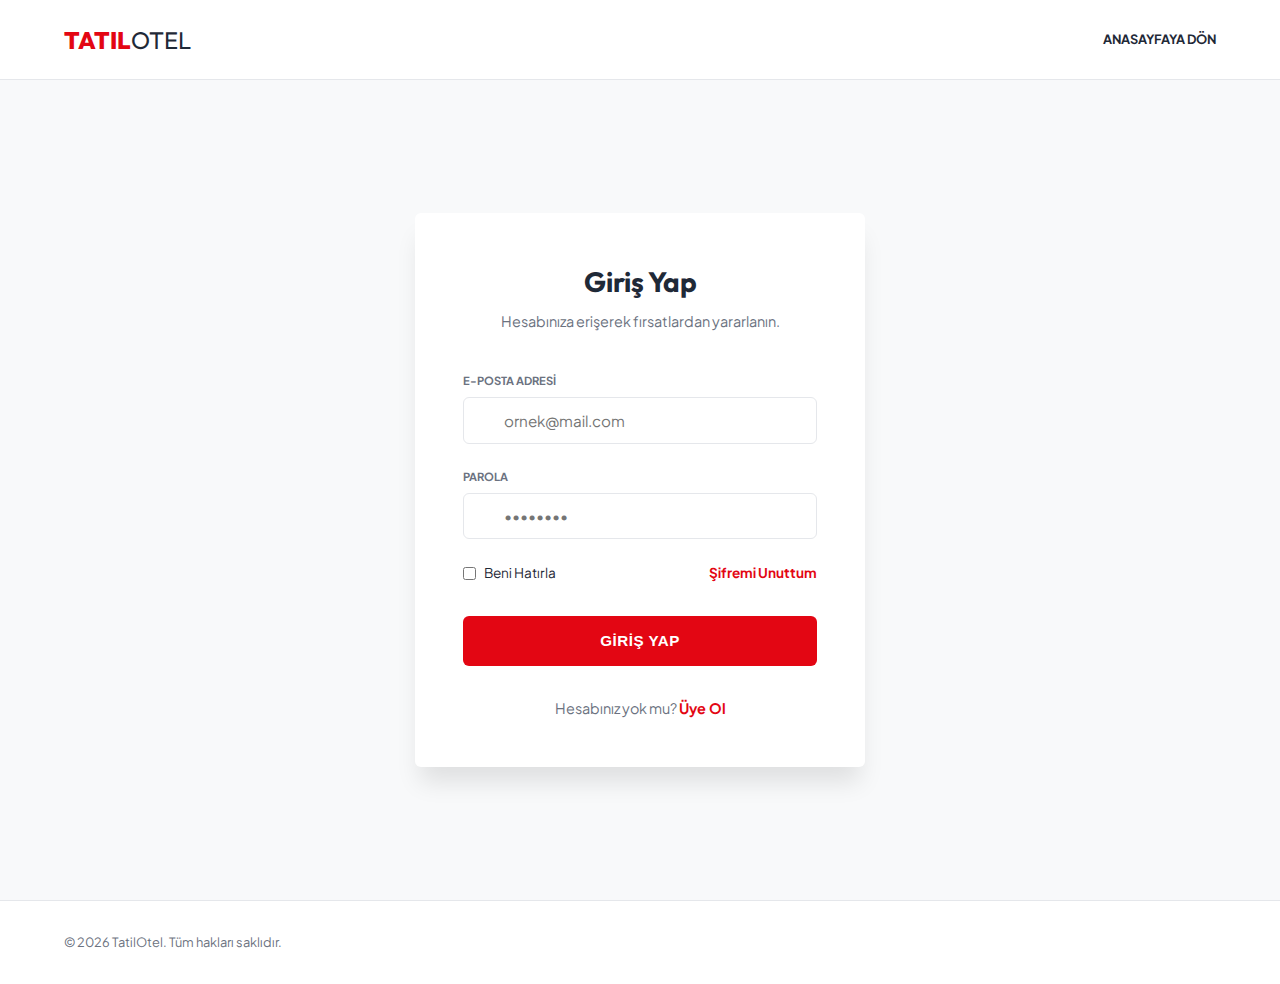
<file: login.html>
<!DOCTYPE html>
<html lang="tr">

<head>
    <meta charset="UTF-8">
    <meta name="viewport" content="width=device-width, initial-scale=1.0">
    <title>Giriş Yap | TatilOtel</title>

    <!-- Google Fonts -->
    <link rel="preconnect" href="https://fonts.googleapis.com">
    <link rel="preconnect" href="https://fonts.gstatic.com" crossorigin>

    <!-- Font Awesome -->
    <link rel="stylesheet" href="https://cdnjs.cloudflare.com/ajax/libs/font-awesome/6.4.0/css/all.min.css">

    <!-- Modern Styles -->
    <link rel="stylesheet" href="modern-core.css">
    <link rel="stylesheet" href="modern-components.css">

    <style>
        .auth-container-modern {
            min-height: calc(100vh - var(--header-height));
            display: flex;
            align-items: center;
            justify-content: center;
            padding: 2rem;
            background: var(--clr-bg);
        }

        .auth-card {
            background: white;
            width: 100%;
            max-width: 450px;
            padding: 3rem;
            border-radius: var(--radius-sm);
            box-shadow: var(--shadow-lg);
        }

        .auth-title {
            text-align: center;
            margin-bottom: 2.5rem;
        }

        .auth-title h1 {
            font-size: 1.75rem;
            margin-bottom: 0.5rem;
        }

        .auth-footer-links {
            text-align: center;
            margin-top: 2rem;
            font-size: 0.9rem;
            color: var(--clr-text-muted);
        }
    </style>
</head>

<body>

    <!-- Header -->
    <header class="header-main">
        <div class="container" style="display: flex; align-items: center; width: 100%;">
            <a href="index.html" class="logo-wrap" style="text-decoration: none; color: inherit;">
                <span style="font-size: 1.5rem; font-weight: 800; color: var(--clr-primary);">TATIL</span><span
                    style="font-size: 1.5rem; font-weight: 400;">OTEL</span>
            </a>
            <div class="header-right">
                <a href="index.html" style="font-size: 0.8rem; font-weight: 700;">ANASAYFAYA DÖN</a>
            </div>
        </div>
    </header>

    <div class="auth-container-modern">
        <div class="auth-card">
            <div class="auth-title">
                <h1 class="font-heading">Giriş Yap</h1>
                <p style="color: var(--clr-text-muted); font-size: 0.9rem;">Hesabınıza erişerek fırsatlardan yararlanın.
                </p>
            </div>

            <form>
                <div class="search-field" style="margin-bottom: 1.5rem;">
                    <label>E-posta Adresi</label>
                    <input type="email" class="input-modern" placeholder="ornek@mail.com" required>
                </div>

                <div class="search-field" style="margin-bottom: 1.5rem;">
                    <label>Parola</label>
                    <input type="password" class="input-modern" placeholder="••••••••" required>
                </div>

                <div
                    style="display: flex; justify-content: space-between; align-items: center; margin-bottom: 2rem; font-size: 0.85rem;">
                    <label style="display: flex; align-items: center; gap: 0.5rem; cursor: pointer;">
                        <input type="checkbox" style="accent-color: var(--clr-primary);"> Beni Hatırla
                    </label>
                    <a href="#" style="color: var(--clr-primary); font-weight: 700;">Şifremi Unuttum</a>
                </div>

                <button class="btn-red" style="width: 100%; height: 50px;">GİRİŞ YAP</button>
            </form>

            <div class="auth-footer-links">
                Hesabınız yok mu? <a href="register.html" style="color: var(--clr-primary); font-weight: 700;">Üye
                    Ol</a>
            </div>
        </div>
    </div>

    <footer class="footer-simple" style="margin-top: 0; padding: 2rem 0;">
        <div class="container text-center">
            <p style="color: var(--clr-text-muted); font-size: 0.8rem;">&copy; 2026 TatilOtel. Tüm hakları saklıdır.</p>
        </div>
    </footer>

</body>

</html>
</file>
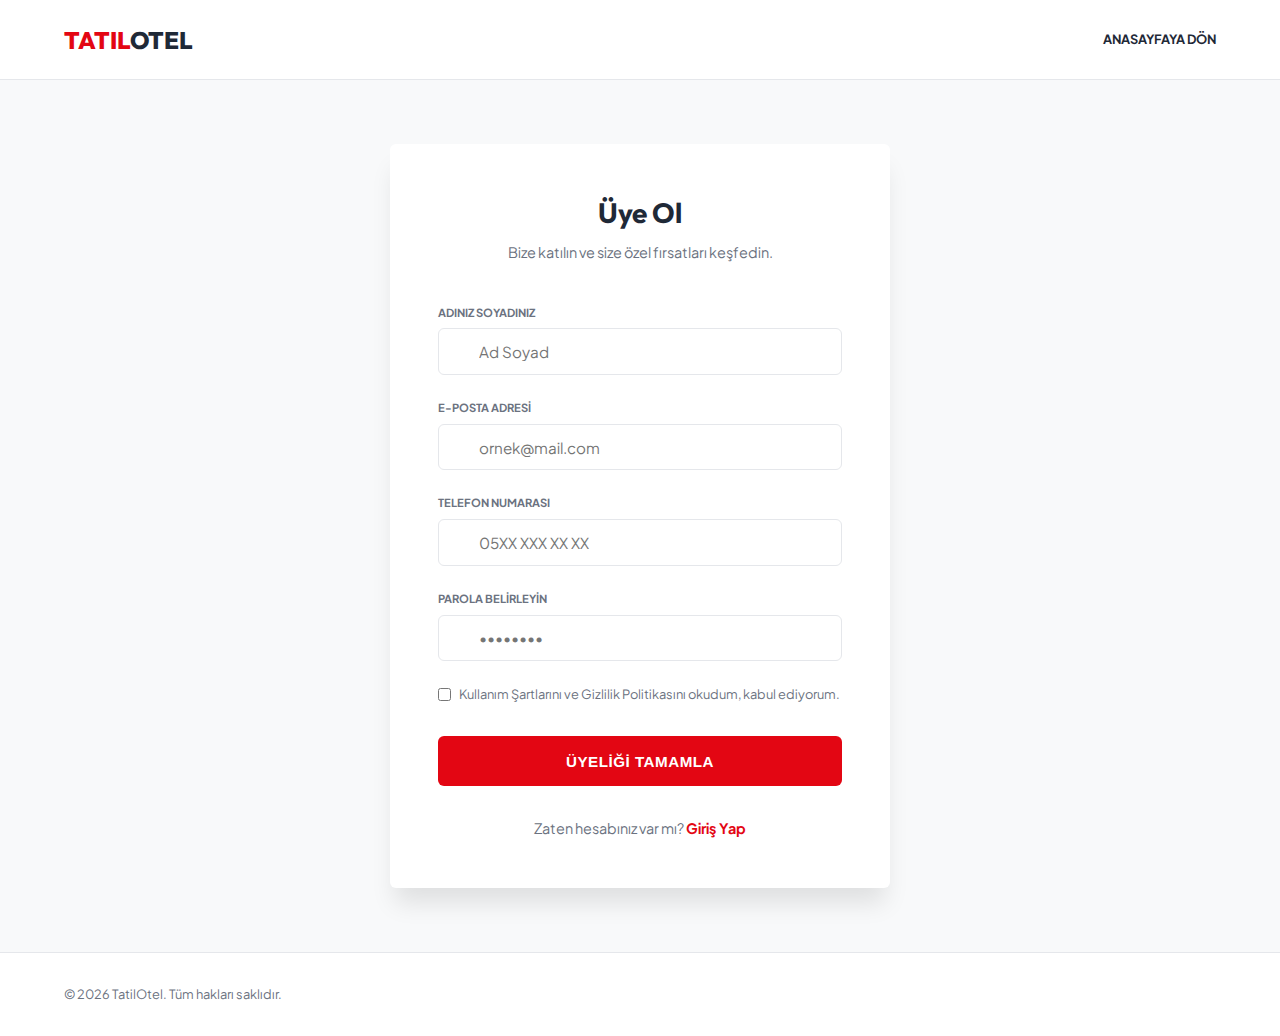
<file: register.html>
<!DOCTYPE html>
<html lang="tr">

<head>
    <meta charset="UTF-8">
    <meta name="viewport" content="width=device-width, initial-scale=1.0">
    <title>Üye Ol | TatilOtel</title>

    <!-- Google Fonts -->
    <link rel="preconnect" href="https://fonts.googleapis.com">
    <link rel="preconnect" href="https://fonts.gstatic.com" crossorigin>

    <!-- Font Awesome -->
    <link rel="stylesheet" href="https://cdnjs.cloudflare.com/ajax/libs/font-awesome/6.4.0/css/all.min.css">

    <!-- Modern Styles -->
    <link rel="stylesheet" href="modern-core.css">
    <link rel="stylesheet" href="modern-components.css">

    <style>
        .auth-container-modern {
            min-height: calc(100vh - var(--header-height));
            display: flex;
            align-items: center;
            justify-content: center;
            padding: 4rem 2rem;
            background: var(--clr-bg);
        }

        .auth-card {
            background: white;
            width: 100%;
            max-width: 500px;
            padding: 3rem;
            border-radius: var(--radius-sm);
            box-shadow: var(--shadow-lg);
        }

        .auth-title {
            text-align: center;
            margin-bottom: 2.5rem;
        }

        .auth-title h1 {
            font-size: 1.75rem;
            margin-bottom: 0.5rem;
        }

        .auth-footer-links {
            text-align: center;
            margin-top: 2rem;
            font-size: 0.9rem;
            color: var(--clr-text-muted);
        }
    </style>
</head>

<body>

    <!-- Header -->
    <header class="header-main">
        <div class="container" style="display: flex; align-items: center; width: 100%;">
            <a href="index.html" class="logo-wrap">TATIL<span>OTEL</span></a>
            <div class="header-right">
                <a href="index.html" style="font-size: 0.8rem; font-weight: 700;">ANASAYFAYA DÖN</a>
            </div>
        </div>
    </header>

    <div class="auth-container-modern">
        <div class="auth-card">
            <div class="auth-title">
                <h1 class="font-heading">Üye Ol</h1>
                <p style="color: var(--clr-text-muted); font-size: 0.9rem;">Bize katılın ve size özel fırsatları
                    keşfedin.</p>
            </div>

            <form>
                <div class="search-field" style="margin-bottom: 1.5rem;">
                    <label>Adınız Soyadınız</label>
                    <input type="text" class="input-modern" placeholder="Ad Soyad" required>
                </div>

                <div class="search-field" style="margin-bottom: 1.5rem;">
                    <label>E-posta Adresi</label>
                    <input type="email" class="input-modern" placeholder="ornek@mail.com" required>
                </div>

                <div class="search-field" style="margin-bottom: 1.5rem;">
                    <label>Telefon Numarası</label>
                    <input type="tel" class="input-modern" placeholder="05XX XXX XX XX" required>
                </div>

                <div class="search-field" style="margin-bottom: 1.5rem;">
                    <label>Parola Belirleyin</label>
                    <input type="password" class="input-modern" placeholder="••••••••" required>
                </div>

                <div style="margin-bottom: 2rem; font-size: 0.8rem; color: var(--clr-text-muted);">
                    <label style="display: flex; align-items: flex-start; gap: 0.5rem; cursor: pointer;">
                        <input type="checkbox" style="accent-color: var(--clr-primary); margin-top: 0.2rem;" required>
                        <span>Kullanım Şartlarını ve Gizlilik Politikasını okudum, kabul ediyorum.</span>
                    </label>
                </div>

                <button class="btn-red" style="width: 100%; height: 50px;">ÜYELİĞİ TAMAMLA</button>
            </form>

            <div class="auth-footer-links">
                Zaten hesabınız var mı? <a href="login.html" style="color: var(--clr-primary); font-weight: 700;">Giriş
                    Yap</a>
            </div>
        </div>
    </div>

    <footer class="footer-simple" style="margin-top: 0; padding: 2rem 0;">
        <div class="container text-center">
            <p style="color: var(--clr-text-muted); font-size: 0.8rem;">&copy; 2026 TatilOtel. Tüm hakları saklıdır.</p>
        </div>
    </footer>

</body>

</html>
</file>
<file: modern-core.css>
/* 
   Modern Professional Design System - Trust & Action Focused
   Aesthetic: Travel Industry Leader (Inspired by ETS Style)
   Colors: Primary Red, Pure White, Deep Slate
   Fonts: Outfit (Headings), Plus Jakarta Sans (Body)
*/

@import url('https://fonts.googleapis.com/css2?family=Outfit:wght@400;600;700;800&family=Plus+Jakarta+Sans:wght@300;400;500;600;700&display=swap');

:root {
    /* Brand Colors */
    --clr-primary: #E30613;
    /* Signature Red (ETS Style) */
    --clr-primary-hover: #C40510;
    --clr-white: #FFFFFF;
    --clr-bg: #F8F9FA;
    --clr-bg-alt: #FFFFFF;

    /* Text Colors */
    --clr-text: #1F2937;
    --clr-text-muted: #6B7280;
    --clr-text-white: #FFFFFF;

    /* UI Elements */
    --clr-border: #E5E7EB;
    --clr-success: #10B981;
    --clr-info: #3B82F6;

    /* Spacing */
    --sp-xs: 0.5rem;
    --sp-sm: 1rem;
    --sp-md: 1.5rem;
    --sp-lg: 3rem;
    --sp-xl: 6rem;

    /* Effects */
    --radius-sm: 6px;
    --radius-md: 12px;
    --radius-lg: 20px;
    --shadow-sm: 0 1px 3px rgba(0, 0, 0, 0.1);
    --shadow-md: 0 4px 6px -1px rgba(0, 0, 0, 0.1);
    --shadow-lg: 0 20px 25px -5px rgba(0, 0, 0, 0.1);
    --transition: all 0.3s cubic-bezier(0.4, 0, 0.2, 1);

    /* Layout */
    --container-width: 1280px;
    --header-height: 80px;
}

/* Reset & Base */
*,
*::before,
*::after {
    box-sizing: border-box;
    margin: 0;
    padding: 0;
}

body {
    font-family: 'Plus Jakarta Sans', sans-serif;
    color: var(--clr-text);
    background-color: var(--clr-bg);
    line-height: 1.5;
    -webkit-font-smoothing: antialiased;
}

h1,
h2,
h3,
h4,
.font-heading {
    font-family: 'Outfit', sans-serif;
    font-weight: 700;
    color: var(--clr-text);
}

a {
    text-decoration: none;
    color: inherit;
    transition: var(--transition);
}

ul {
    list-style: none;
}

.container {
    width: 100%;
    max-width: var(--container-width);
    margin: 0 auto;
    padding: 0 5%;
    /* Fluid padding for better spacing on all screens */
}

@media (max-width: 1200px) {
    .container {
        padding: 0 1.5rem;
    }
}

/* Red Button - Primary Action */
.btn-red {
    display: inline-flex;
    align-items: center;
    justify-content: center;
    background-color: var(--clr-primary);
    color: var(--clr-white);
    padding: 0.75rem 2rem;
    font-weight: 700;
    font-size: 0.95rem;
    border-radius: var(--radius-sm);
    border: none;
    cursor: pointer;
    transition: var(--transition);
    text-transform: uppercase;
    letter-spacing: 0.5px;
}

.btn-red:hover {
    background-color: var(--clr-primary-hover);
    transform: translateY(-1px);
    box-shadow: 0 4px 12px rgba(227, 6, 19, 0.3);
}

/* Interactive Elements */
.input-modern {
    width: 100%;
    padding: 0.75rem 1rem;
    border: 1px solid var(--clr-border);
    border-radius: var(--radius-sm);
    font-family: inherit;
    outline: none;
    transition: var(--transition);
}

.input-modern:focus {
    border-color: var(--clr-primary);
    box-shadow: 0 0 0 3px rgba(227, 6, 19, 0.1);
}
</file>
<file: modern-components.css>
/* Modern Components - Red & White Theme */

/* Professional Header */
.header-main {
    height: var(--header-height);
    background: var(--clr-white);
    border-bottom: 1px solid var(--clr-border);
    position: sticky;
    top: 0;
    z-index: 1000;
    display: flex;
    align-items: center;
}

.header-main .container {
    display: flex;
    align-items: center;
    width: 100%;
}

/* Slim Header / Breadcrumb Bar */
.page-header-slim {
    background-color: #FFFFFF;
    padding: 0.85rem 0;
    border-bottom: 1px solid var(--clr-border);
    box-shadow: 0 1px 2px rgba(0, 0, 0, 0.02);
}

.header-flex-row {
    display: flex;
    justify-content: space-between;
    align-items: center;
    gap: 1rem;
}

.breadcrumb-nav {
    font-size: 0.85rem;
    color: var(--clr-text-muted);
    display: flex;
    align-items: center;
    gap: 0.5rem;
}

.breadcrumb-nav a:hover {
    color: var(--clr-primary);
}

.breadcrumb-nav i {
    font-size: 0.65rem;
    opacity: 0.5;
}

.results-stat {
    font-size: 0.9rem;
    font-weight: 600;
    color: var(--clr-text);
}

.results-stat span {
    color: var(--clr-primary);
}

@media (max-width: 768px) {
    .header-flex-row {
        flex-direction: column;
        align-items: flex-start;
        gap: 0.5rem;
    }
}


.logo-wrap {
    font-size: 1.5rem;
    font-weight: 800;
    color: var(--clr-primary);
    font-family: 'Outfit', sans-serif;
}

.logo-wrap span {
    color: var(--clr-text);
}

.nav-desktop {
    display: flex;
    align-items: center;
    gap: 1.5rem;
    margin-left: 3rem;
}

.nav-link {
    font-size: 0.9rem;
    font-weight: 700;
    color: var(--clr-text);
    text-transform: uppercase;
    position: relative;
    padding: 0.5rem 0;
}

.nav-link:hover {
    color: var(--clr-primary);
}

.nav-link.active::after {
    content: '';
    position: absolute;
    bottom: -2px;
    left: 0;
    width: 100%;
    height: 3px;
    background: var(--clr-primary);
}

.header-right {
    display: flex;
    align-items: center;
    gap: 1rem;
    margin-left: auto;
}

.phone-link {
    display: flex;
    align-items: center;
    gap: 0.5rem;
    font-weight: 700;
    color: var(--clr-text);
    font-size: 1.1rem;
}

.phone-link i {
    color: var(--clr-primary);
}

/* Functional Hero */
.hero-clean {
    background-color: #E30613;
    padding: max(1.5rem, 3vh) 0 max(4rem, 8vh);
    color: var(--clr-white);
    text-align: center;
    position: relative;
    background: linear-gradient(135deg, #E30613 0%, #B3050F 100%);
}

.hero-clean h1 {
    font-size: 2.5rem;
    color: var(--clr-white);
    margin-bottom: 1rem;
}

/* Trust Widget / Search Bar */
.search-widget-wrap {
    max-width: 1100px;
    margin: -4rem auto 1.5rem;
    position: relative;
    z-index: 10;
}

.search-box-modern {
    background: var(--clr-white);
    border-radius: var(--radius-md);
    padding: 1.5rem;
    box-shadow: var(--shadow-lg);
    display: grid;
    grid-template-columns: 1.5fr 1fr 1fr auto;
    gap: 1rem;
    align-items: end;
}

.search-field {
    display: flex;
    flex-direction: column;
    gap: 0.5rem;
}

.search-field label {
    font-size: 0.7rem;
    font-weight: 700;
    text-transform: uppercase;
    color: var(--clr-text-muted);
}

.search-field .input-group {
    position: relative;
}

.search-field input {
    width: 100%;
    padding: 0.8rem 1rem 0.8rem 2.5rem;
    border: 1px solid var(--clr-border);
    border-radius: var(--radius-sm);
    font-size: 0.95rem;
}

.search-field i {
    position: absolute;
    left: 1rem;
    top: 50%;
    transform: translateY(-50%);
    color: var(--clr-primary);
}

/* Red Tour Cards */
.card-grid {
    display: grid;
    grid-template-columns: repeat(3, 1fr);
    grid-column-gap: 2rem;
    grid-row-gap: max(2rem, 8vh);
    padding: 0.5rem 0 2rem;
}

@media (max-width: 1024px) {
    .card-grid {
        grid-template-columns: repeat(2, 1fr);
    }
}

@media (max-width: 768px) {
    .card-grid {
        grid-template-columns: 1fr;
    }
}

.tour-card {
    background: var(--clr-white);
    border-radius: var(--radius-md);
    overflow: hidden;
    border: 1px solid var(--clr-border);
    transition: var(--transition);
}

.tour-card:hover {
    box-shadow: var(--shadow-md);
}

.card-img-wrap {
    height: 200px;
    position: relative;
}

.card-img-wrap img {
    width: 100%;
    height: 100%;
    object-fit: cover;
}

.card-badge-top {
    position: absolute;
    top: 1rem;
    left: 1rem;
    background: var(--clr-primary);
    color: white;
    padding: 0.3rem 0.8rem;
    font-size: 0.7rem;
    font-weight: 700;
    border-radius: 4px;
}

.card-body {
    padding: 1.5rem;
}

.card-location {
    font-size: 0.75rem;
    text-transform: uppercase;
    color: var(--clr-text-muted);
    font-weight: 700;
    margin-bottom: 0.5rem;
    display: block;
}

.card-title {
    font-size: 1.1rem;
    margin-bottom: 1rem;
    line-height: 1.4;
    height: 3rem;
    overflow: hidden;
}

.card-price-wrap {
    display: flex;
    justify-content: space-between;
    align-items: flex-end;
    padding-top: 1rem;
    border-top: 1px solid var(--clr-border);
}

.price-box {
    display: flex;
    flex-direction: column;
}

.price-main {
    font-size: 1.5rem;
    font-weight: 800;
    color: var(--clr-primary);
}

.price-sub {
    font-size: 0.75rem;
    color: var(--clr-text-muted);
}

/* Simple Footer */
.footer-simple {
    background: white;
    padding: 4rem 0 2rem;
    border-top: 1px solid var(--clr-border);
    margin-top: 4rem;
}

.footer-grid {
    display: grid;
    grid-template-columns: 2fr 1fr 1fr 1fr;
    gap: 3rem;
}

.footer-col h4 {
    margin-bottom: 1.5rem;
    font-size: 1rem;
    border-bottom: 2px solid var(--clr-primary);
    display: inline-block;
    padding-bottom: 0.3rem;
}

.footer-col ul li {
    margin-bottom: 0.8rem;
    font-size: 0.9rem;
}

.footer-col a:hover {
    color: var(--clr-primary);
}

.footer-bottom-simple {
    text-align: center;
    padding: 2rem 0;
    border-top: 1px solid var(--clr-border);
    margin-top: 3rem;
    font-size: 0.85rem;
    color: var(--clr-text-muted);
}

/* --- Mobile Menu Styles --- */
.mobile-nav-toggle {
    display: none;
    background: none;
    border: none;
    font-size: 1.5rem;
    color: var(--clr-text);
    cursor: pointer;
    margin-left: 1rem;
}

@media (max-width: 1024px) {
    .nav-desktop {
        display: none;
    }

    .mobile-nav-toggle {
        display: block;
    }

    .header-right .phone-link {
        display: none;
    }

    .search-box-modern {
        grid-template-columns: 1fr;
    }

    .footer-grid {
        grid-template-columns: 1fr 1fr;
    }
}

@media (max-width: 768px) {
    :root {
        --header-height: 60px;
    }

    .hero-clean h1 {
        font-size: 1.75rem;
    }

    .search-widget-wrap {
        margin-top: -2rem;
        padding: 0 1rem;
    }

    .footer-grid {
        grid-template-columns: 1fr;
        gap: 2rem;
    }

    .tour-card-wide {
        grid-template-columns: 1fr !important;
    }

    .layout-tours {
        grid-template-columns: 1fr !important;
    }

    .filter-sidebar {
        display: none;
        /* Hide filters on mobile for now or make it a drawer */
    }

    .detail-page-grid {
        grid-template-columns: 1fr !important;
    }

    .tour-header-info {
        flex-direction: column;
        gap: 1rem;
    }

    .tour-header-info div:last-child {
        text-align: left !important;
    }
}

/* Mobile Side Menu Panel */
.side-menu {
    position: fixed;
    top: 0;
    right: -100%;
    width: 80%;
    max-width: 300px;
    height: 100%;
    background: white;
    z-index: 2000;
    box-shadow: -5px 0 15px rgba(0, 0, 0, 0.1);
    transition: var(--transition);
    padding: 2rem;
    display: flex;
    flex-direction: column;
    gap: 1.5rem;
}

.side-menu.active {
    right: 0;
}

.side-menu-overlay {
    position: fixed;
    top: 0;
    left: 0;
    width: 100%;
    height: 100%;
    background: rgba(0, 0, 0, 0.5);
    z-index: 1999;
    display: none;
}

.side-menu-overlay.active {
    display: block;
}

.side-nav-link {
    font-weight: 700;
    text-transform: uppercase;
    font-size: 1.1rem;
    padding-bottom: 0.5rem;
    border-bottom: 1px solid var(--clr-border);
}

/* Contact Page Styles */
.contact-grid {
    display: grid;
    grid-template-columns: 1fr 1.5fr;
    gap: 4rem;
}

.form-grid {
    display: grid;
    grid-template-columns: 1fr 1fr;
    gap: 1.5rem;
}

@media (max-width: 968px) {
    .contact-grid {
        grid-template-columns: 1fr;
        gap: 2rem;
    }
}

@media (max-width: 576px) {
    .form-grid {
        grid-template-columns: 1fr;
    }
}

/* --- Campaign Widget Styles (Skill.md aligned) --- */
.campaigns-section {
    padding: 1rem 0 0;
    position: relative;
    z-index: 5;
}

.campaigns-header {
    display: flex;
    justify-content: space-between;
    align-items: center;
    margin-bottom: 1rem;
}

.campaigns-scroll {
    display: flex;
    justify-content: center;
    gap: 1.5rem;
    overflow-x: auto;
    padding: 1rem 1rem 1rem 1rem;
    margin: 0 -1rem;
    scroll-snap-type: x mandatory;
    scrollbar-width: none;
    -ms-overflow-style: none;
}

@media (max-width: 1024px) {
    .campaigns-scroll {
        justify-content: flex-start;
    }
}

.campaigns-scroll::-webkit-scrollbar {
    display: none;
}

.campaign-wrapper {
    position: relative;
    display: flex;
    flex-direction: column;
    align-items: center;
    scroll-snap-align: start;
}

.campaign-item {
    display: flex;
    align-items: center;
    background: var(--clr-white);
    border-radius: 100px;
    padding: 6px;
    cursor: pointer;
    box-shadow: 0 4px 15px rgba(0, 0, 0, 0.04);
    transition: all 0.5s cubic-bezier(0.25, 1, 0.5, 1);
    width: 124px;
    height: 124px;
    position: relative;
    z-index: 2;
    overflow: hidden;
}

.campaign-wrapper:hover .campaign-item {
    width: 420px;
    box-shadow: 0 15px 35px rgba(0, 0, 0, 0.12);
    transform: translateY(-5px);
    z-index: 10;
}

.campaign-img-wrap {
    width: 112px;
    height: 112px;
    border-radius: 50%;
    flex-shrink: 0;
    position: relative;
    padding: 4px;
    background: linear-gradient(135deg, #FFB300, #FF007A, #00C6FF, #0072FF);
    background-size: 300% 300%;
    animation: gradientBorder 5s ease infinite;
}

@keyframes gradientBorder {
    0% {
        background-position: 0% 50%;
    }

    50% {
        background-position: 100% 50%;
    }

    100% {
        background-position: 0% 50%;
    }
}

.campaign-img-wrap img {
    width: 100%;
    height: 100%;
    border-radius: 50%;
    object-fit: cover;
    border: 3px solid white;
}

.campaign-content {
    opacity: 0;
    width: 250px;
    flex-shrink: 0;
    padding: 0 1.5rem 0 1rem;
    transition: all 0.4s ease;
    transform: translateX(-15px);
}

.campaign-wrapper:hover .campaign-content {
    opacity: 1;
    transform: translateX(0);
    transition-delay: 0.1s;
}

.campaign-title {
    font-size: 1rem;
    font-weight: 800;
    color: var(--clr-text);
    margin-bottom: 0.3rem;
    line-height: 1.3;
}

.campaign-desc {
    font-size: 0.85rem;
    color: var(--clr-text-muted);
    margin-bottom: 0.8rem;
    line-height: 1.4;
}

.campaign-link {
    font-size: 0.85rem;
    color: var(--clr-primary);
    font-weight: 700;
    text-decoration: none;
    display: inline-flex;
    align-items: center;
    gap: 0.4rem;
}

.campaign-link i {
    transition: transform 0.3s;
}

.campaign-link:hover i {
    transform: translateX(5px);
}

.campaign-label {
    margin-top: 12px;
    font-size: 0.85rem;
    color: var(--clr-text);
    font-weight: 600;
    white-space: nowrap;
    text-align: center;
    transition: opacity 0.3s;
    opacity: 1;
    position: relative;
    z-index: 10;
}

.campaign-label::after {
    content: '';
    position: absolute;
    bottom: -10px;
    left: 50%;
    transform: translateX(-50%);
    width: 40px;
    height: 3px;
    background: #0072FF;
    border-radius: 2px;
    opacity: 0.5;
    transition: width 0.3s, opacity 0.3s;
}

.campaign-wrapper:hover .campaign-label {
    opacity: 0;
}

.campaign-wrapper:hover .campaign-label::after {
    width: 0;
    opacity: 0;
}


@media (max-width: 768px) {
    .campaign-item {
        width: 120px;
        height: 120px;
    }

    .campaign-img-wrap {
        width: 108px;
        height: 108px;
    }

    .campaign-wrapper:hover .campaign-item {
        width: 120px;
        /* Disable expanding pill on small mobile */
        transform: translateY(-3px);
    }

    .campaign-wrapper:hover .campaign-content {
        opacity: 0;
        visibility: hidden;
    }

    .campaign-wrapper:hover .campaign-label {
        opacity: 1;
    }

    .campaign-label {
        margin-top: 10px;
        font-size: 0.75rem;
    }
}
</file>
<file: mobile-fixes.css>
/* --- ULTIMATE MOBILE FIX --- */
/* Bu kodlar en altta olmali ve !important ile digerlerini ezmeli */
@media screen and (max-width: 900px) {

    /* 1. Global Overflow Protection */
    html,
    body {
        overflow-x: hidden !important;
        position: relative !important;
        max-width: 100vw !important;
        width: 100% !important;
        padding: 0 !important;
        margin: 0 !important;
    }

    /* 2. Fix Header */
    body {
        padding-top: 140px !important;
        /* Header height safety */
    }

    .header-wrapper {
        position: fixed !important;
        top: 0;
        left: 0;
        width: 100% !important;
        max-width: 100vw !important;
        z-index: 9999;
    }

    /* 3. Force Containers inside Viewport */
    .container,
    .detail-grid,
    .detail-content,
    .detail-sidebar,
    .tour-detail-main,
    section {
        width: 100% !important;
        max-width: 100vw !important;
        min-width: 0 !important;
        box-sizing: border-box !important;
        margin-left: 0 !important;
        margin-right: 0 !important;
        padding-left: 15px !important;
        /* Standart padding */
        padding-right: 15px !important;
        overflow-wrap: break-word !important;
        /* Text wrapping */
    }

    /* 4. Reset Grid Layout to Stack */
    .detail-grid,
    .info-grid-2col {
        display: flex !important;
        flex-direction: column !important;
        width: 100% !important;
    }

    /* 5. Fix Timeline overflows */
    .timeline,
    .timeline-item,
    .timeline-content {
        padding-left: 0 !important;
        margin-left: 0 !important;
        width: 100% !important;
    }

    .timeline-content {
        padding: 0 !important;
    }

    .day-circle {
        position: static !important;
        margin-bottom: 10px !important;
    }

    /* 6. Fix Tabs Overflow */
    .detail-tabs {
        width: 100% !important;
        padding: 10px 0 !important;
        margin: 0 !important;
        display: flex !important;
        overflow-x: auto !important;
        -webkit-overflow-scrolling: touch !important;
        gap: 10px !important;
        border-bottom: 1px solid #eee;
    }

    .tab-btn {
        flex: 0 0 auto !important;
        /* Don't shrink tabs */
        padding: 10px 15px !important;
    }

    /* 7. General Text Constraints */
    h1,
    h2,
    h3,
    h4,
    h5,
    p,
    span,
    li,
    div {
        max-width: 100% !important;
        overflow-wrap: break-word !important;
        word-wrap: break-word !important;
        hyphens: auto !important;
    }

    /* 8. Fix Sidebar Cards */
    .sticky-card,
    .sidebar-info-section,
    .promo-banner {
        width: 100% !important;
        max-width: 100% !important;
        position: static !important;
        /* No sticky on mobile */
        margin: 15px 0 !important;
        padding: 15px !important;
    }

    /* 9. Image Constraints */
    img {
        max-width: 100% !important;
        height: auto !important;
    }
}
</file>
